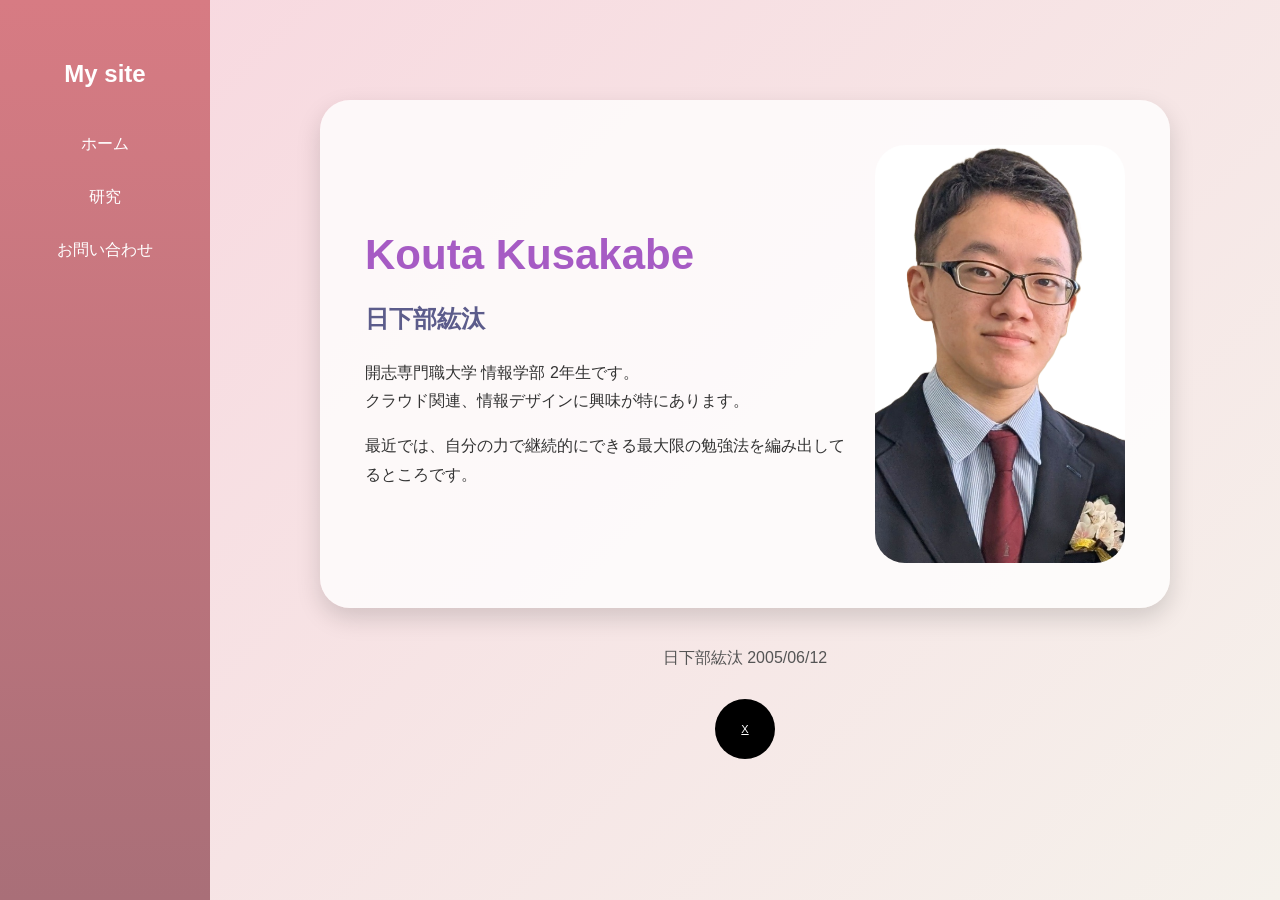
<file: index.html>
<!DOCTYPE html>
<html lang="en">
<head>
    <meta charset="UTF-8">
    <meta name="viewport" content="width=device-width, initial-scale=1.0">
    <title>自己紹介サイト</title>
    <link rel="stylesheet" href="style.css">
</head>
<body>
    <div class="loading-line">

    </div>
    <div class="sidebar">
        <h2>My site</h2>
        <a href="index.html">ホーム</a>
        <a href="work.html">研究</a>
        <a href="contact.html">お問い合わせ</a>
    </div>
    <main class="main-content">
    <div class="card profile-card">
    <div class="text">
        <h1>Kouta Kusakabe</h1>
        <h3>日下部紘汰</h3>
        <p>開志専門職大学 情報学部 2年生です。<br>クラウド関連、情報デザインに興味が特にあります。</p>
        <p></p>
        <p>最近では、自分の力で継続的にできる最大限の勉強法を編み出してるところです。</p>
    </div>
    <img src="kouta.png" class="profile-img" alt="profile-img">
    </div>
    <footer>日下部紘汰 2005/06/12</footer>
    <div class="circle-container">
        <a href="https://x.com/motuarukota" target="_blank" class="circle x">X</a>

        

    </div>
    </main>
</body>
</html>
</file>
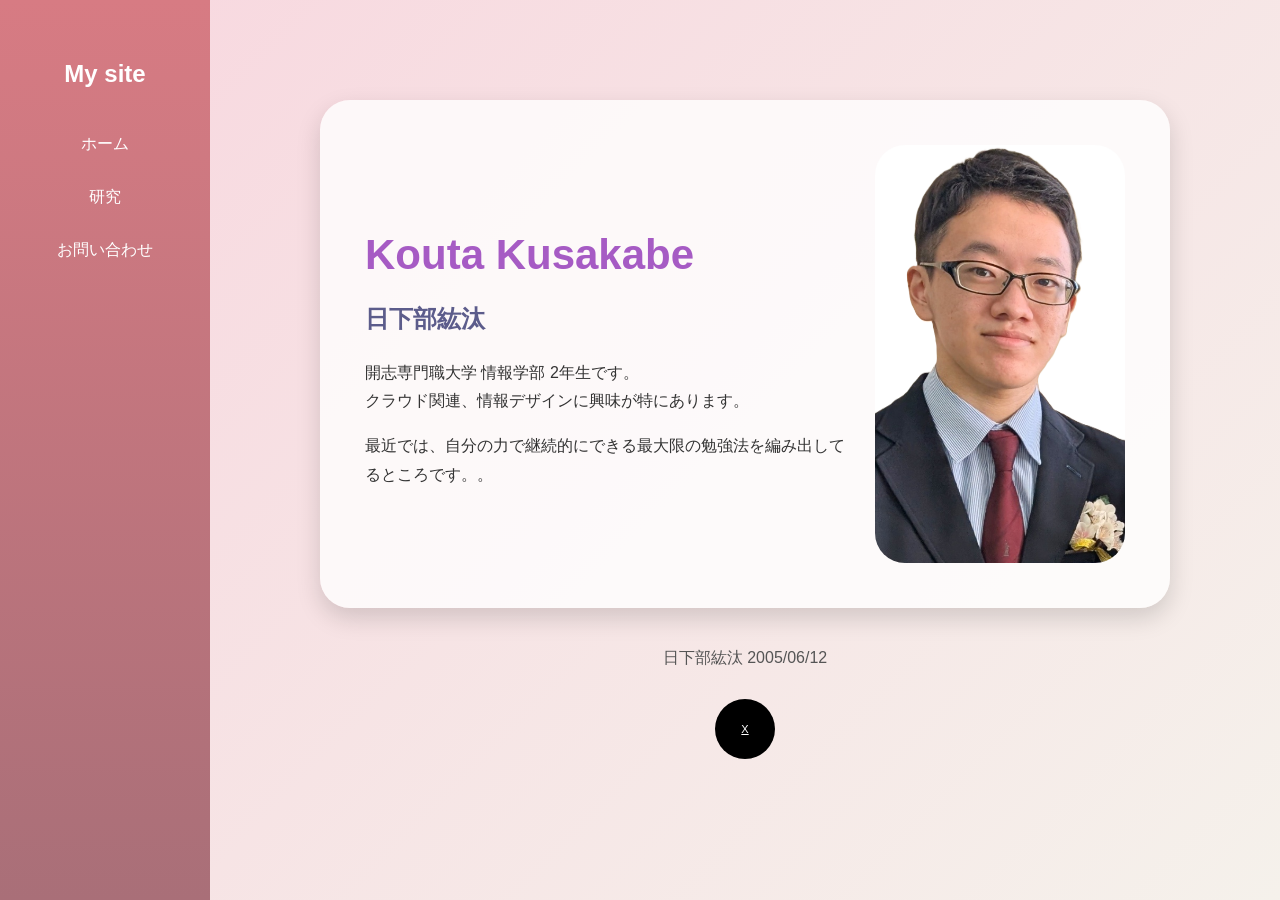
<file: 自己紹介/index.html>
<!DOCTYPE html>
<html lang="en">
<head>
    <meta charset="UTF-8">
    <meta name="viewport" content="width=device-width, initial-scale=1.0">
    <title>自己紹介サイト</title>
    <link rel="stylesheet" href="css/style.css"
</head>
<body>
    <div class="loading-line">

    </div>
    <div class="sidebar">
        <h2>My site</h2>
        <a href="index.html">ホーム</a>
        <a href="work.html">研究</a>
        <a href="contact.html">お問い合わせ</a>
    </div>
    <main class="main-content">
    <div class="card profile-card">
    <div class="text">
        <h1>Kouta Kusakabe</h1>
        <h3>日下部紘汰</h3>
        <p>開志専門職大学 情報学部 2年生です。<br>クラウド関連、情報デザインに興味が特にあります。</p>
        <p></p>
        <p>最近では、自分の力で継続的にできる最大限の勉強法を編み出してるところです。。</p>
    </div>
    <img src="img.css/日下部紘汰.png" class="profile-img" alt="profile-img">
    </div>
    <footer>日下部紘汰 2005/06/12</footer>
    <div class="circle-container">
        <a href="https://x.com/motuarukota" target="_blank" class="circle x">X</a>

        

    </div>
    </main>
</body>
</html>
</file>
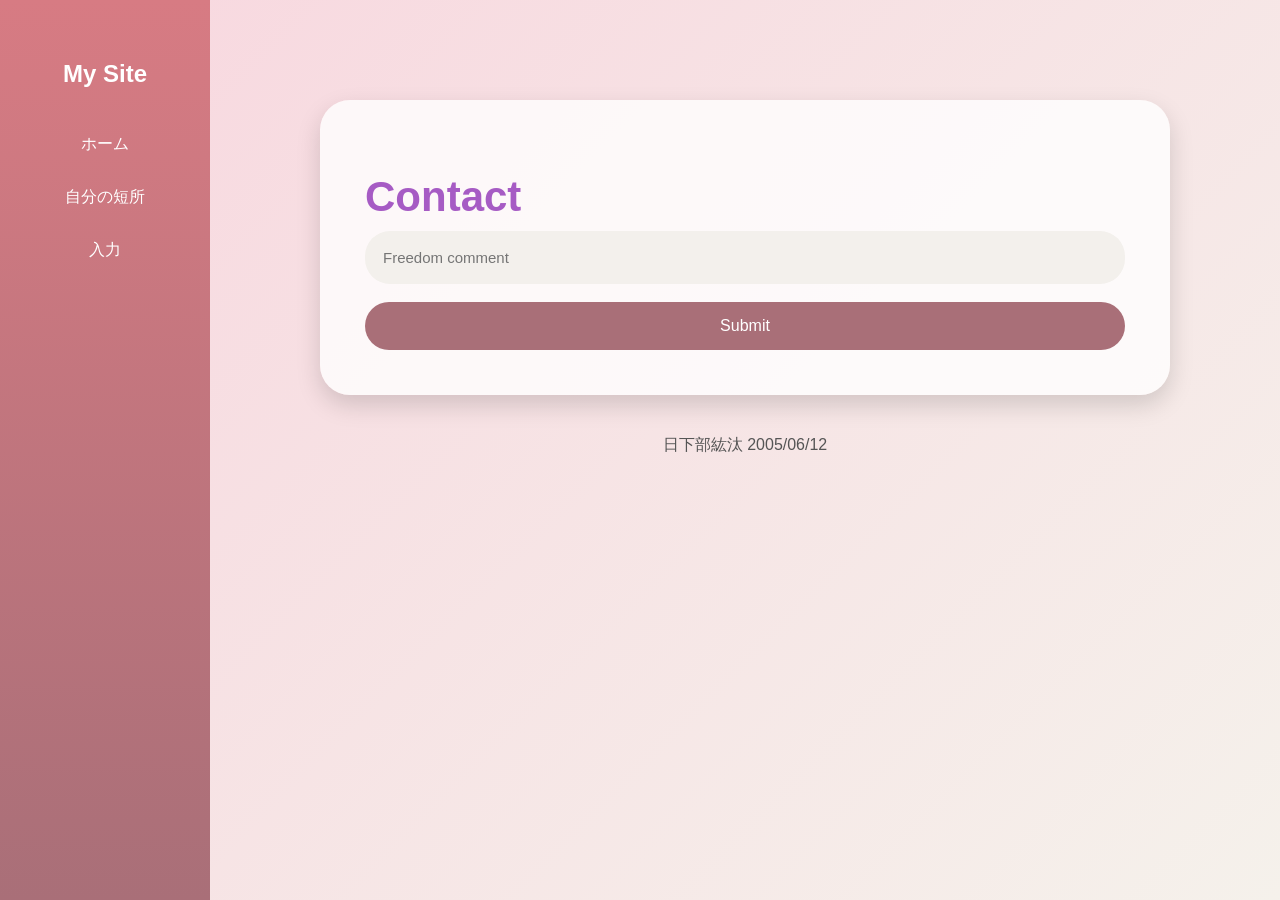
<file: contact.html>
<!DOCTYPE html>
<html lang="en">
<head>
    <meta charset="UTF-8">
    <meta name="viewport" content="width=device-width, initial-scale=1.0">
    <title>お問い合わせ</title>
    <link rel="stylesheet" href="style.css">
</head>
<body>
    <div class="sidebar">
        <h2>My Site</h2>
        <a href="index.html">ホーム</a>
        <a href="work.html">自分の短所</a>
        <a href="contact.html">入力</a>
    </div>
    <main class="main-content">
        <div class="card">
            <h1>Contact</h1>
            <form>
                <input type="text" placeholder="Freedom comment">
                
                <button type="submit">Submit</button>
            </form>
        </div>
        <footer>日下部紘汰 2005/06/12</footer>
    </main>
</body>
</html>
</file>
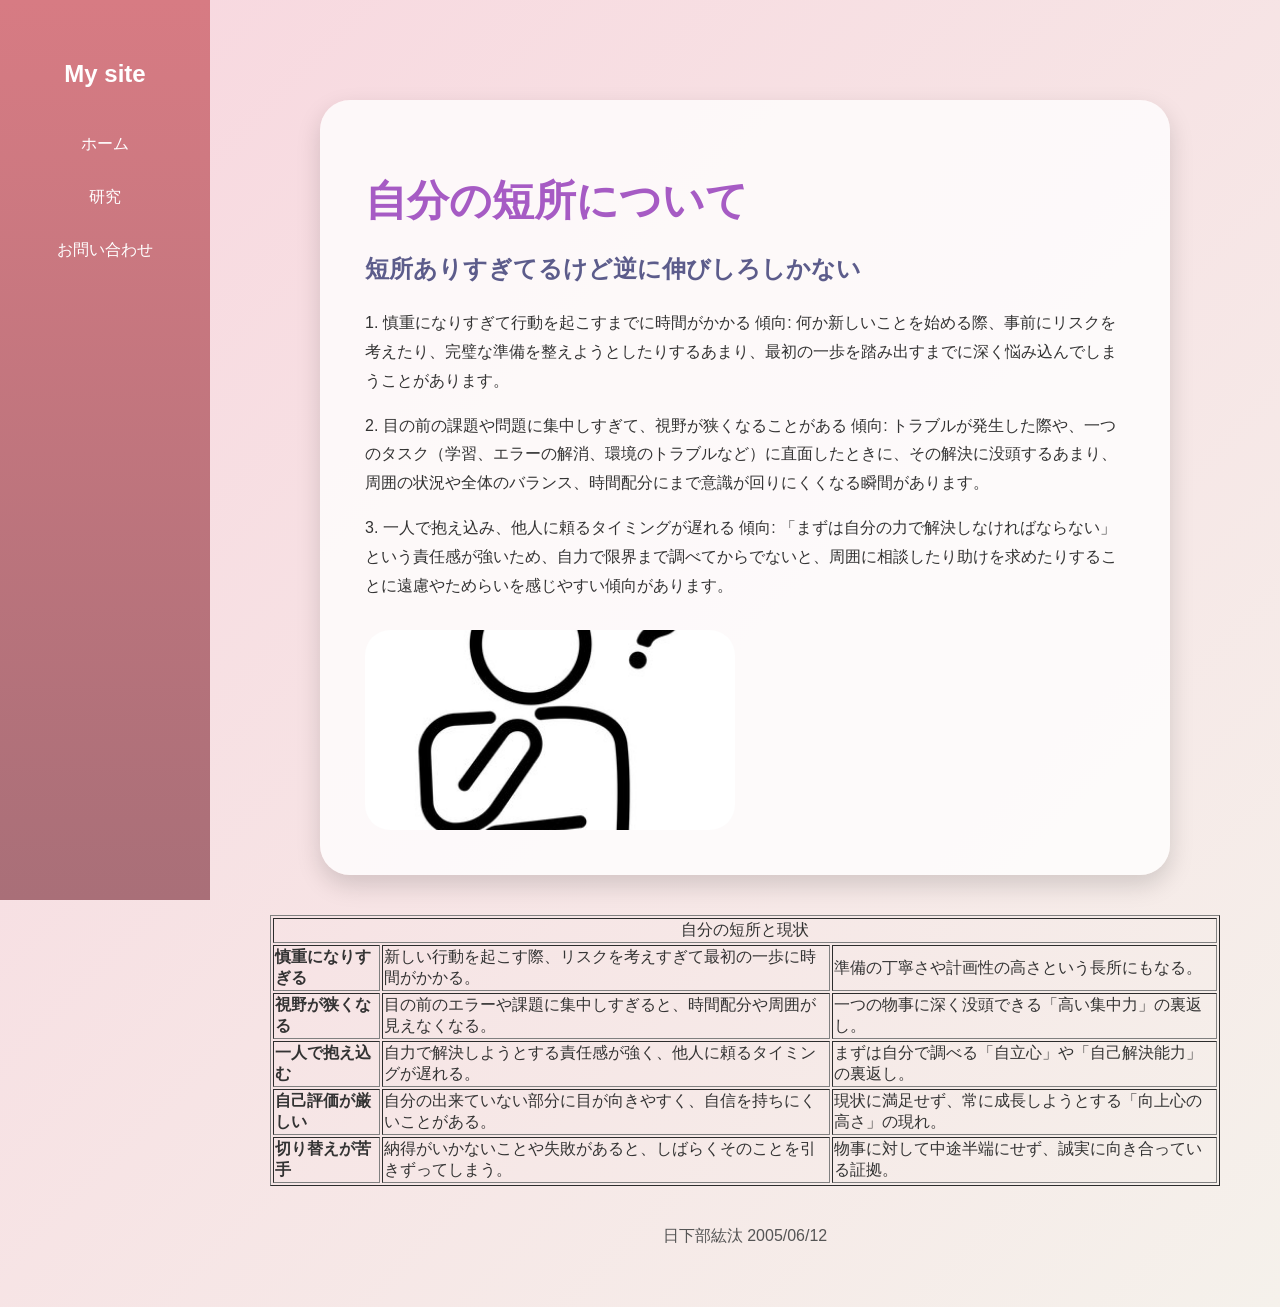
<file: work.html>
<!DOCTYPE html>
<html lang="en">
<head>
    <meta charset="UTF-8">
    <meta name="viewport" content="width=device-width, initial-scale=1.0">
    <title>自分の紹介</title>
    <link rel="stylesheet" href="style.css">
</head>
<body>
    <div class="sidebar">
        <h2>My site</h2>
        <a href="index.html">ホーム</a>
        <a href="work.html">研究</a>
        <a href="contact.html">お問い合わせ</a>
    </div>
    <main class="main-content">
        <div class="card">
            <h1>自分の短所について</h1>
            <h3>短所ありすぎてるけど逆に伸びしろしかない</h3>
            <p>
               1. 慎重になりすぎて行動を起こすまでに時間がかかる
               傾向: 何か新しいことを始める際、事前にリスクを考えたり、完璧な準備を整えようとしたりするあまり、最初の一歩を踏み出すまでに深く悩み込んでしまうことがあります。</P> 
               <P>2. 目の前の課題や問題に集中しすぎて、視野が狭くなることがある
               傾向: トラブルが発生した際や、一つのタスク（学習、エラーの解消、環境のトラブルなど）に直面したときに、その解決に没頭するあまり、周囲の状況や全体のバランス、時間配分にまで意識が回りにくくなる瞬間があります。</P>
               <P>3. 一人で抱え込み、他人に頼るタイミングが遅れる
               傾向: 「まずは自分の力で解決しなければならない」という責任感が強いため、自力で限界まで調べてからでないと、周囲に相談したり助けを求めたりすることに遠慮やためらいを感じやすい傾向があります。</P>
            </p>
            <div class="image-grid">
                <img src="think.jpg" alt="">
            </div>
        </div>
       
    <table border="1">
    <tr>
        <td colspan="3" align="center">自分の短所と現状</td>
    </tr>

    <tr>
        <td><b>慎重になりすぎる</b></td>
        <td>新しい行動を起こす際、リスクを考えすぎて最初の一歩に時間がかかる。</td>
        <td>準備の丁寧さや計画性の高さという長所にもなる。</td>
    </tr>

    <tr>
        <td><b>視野が狭くなる</b></td>
        <td>目の前のエラーや課題に集中しすぎると、時間配分や周囲が見えなくなる。</td>
        <td>一つの物事に深く没頭できる「高い集中力」の裏返し。</td>
    </tr>

    <tr>
        <td><b>一人で抱え込む</b></td>
        <td>自力で解決しようとする責任感が強く、他人に頼るタイミングが遅れる。</td>
        <td>まずは自分で調べる「自立心」や「自己解決能力」の裏返し。</td>
    </tr>

    <tr>
        <td><b>自己評価が厳しい</b></td>
        <td>自分の出来ていない部分に目が向きやすく、自信を持ちにくいことがある。</td>
        <td>現状に満足せず、常に成長しようとする「向上心の高さ」の現れ。</td>
    </tr>

    <tr>
        <td><b>切り替えが苦手</b></td>
        <td>納得がいかないことや失敗があると、しばらくそのことを引きずってしまう。</td>
        <td>物事に対して中途半端にせず、誠実に向き合っている証拠。</td>
    </tr>
</table>
        <footer>日下部紘汰 2005/06/12</footer>
    </main>
</body>
</html>
</file>
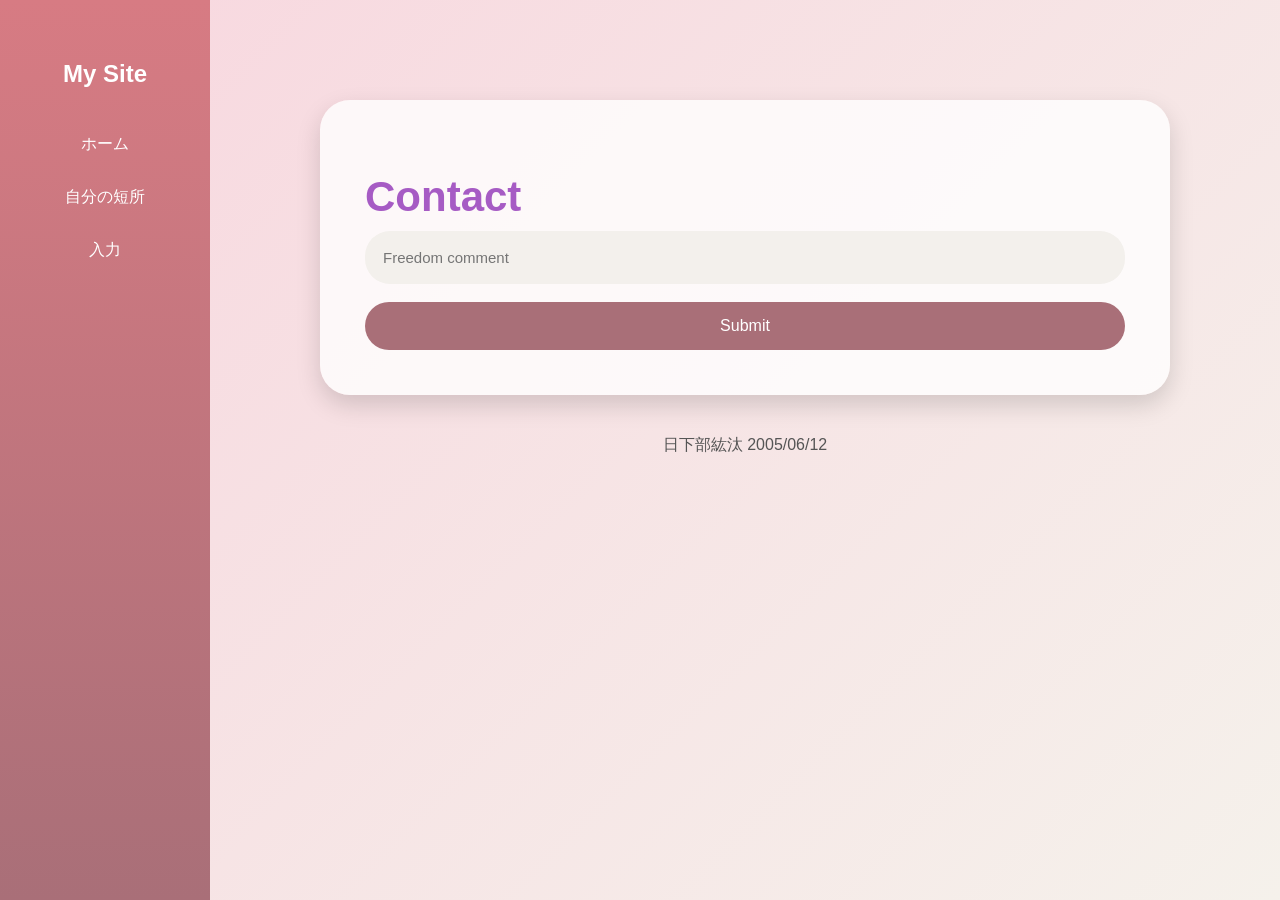
<file: 自己紹介/contact.html>
<!DOCTYPE html>
<html lang="en">
<head>
    <meta charset="UTF-8">
    <meta name="viewport" content="width=device-width, initial-scale=1.0">
    <title>お問い合わせ</title>
    <link rel="stylesheet" href="css/style.css">
</head>
<body>
    <div class="sidebar">
        <h2>My Site</h2>
        <a href="index.html">ホーム</a>
        <a href="work.html">自分の短所</a>
        <a href="contact.html">入力</a>
    </div>
    <main class="main-content">
        <div class="card">
            <h1>Contact</h1>
            <form>
                <input type="text" placeholder="Freedom comment">
                
                <button type="submit">Submit</button>
            </form>
        </div>
        <footer>日下部紘汰 2005/06/12</footer>
    </main>
</body>
</html>
</file>
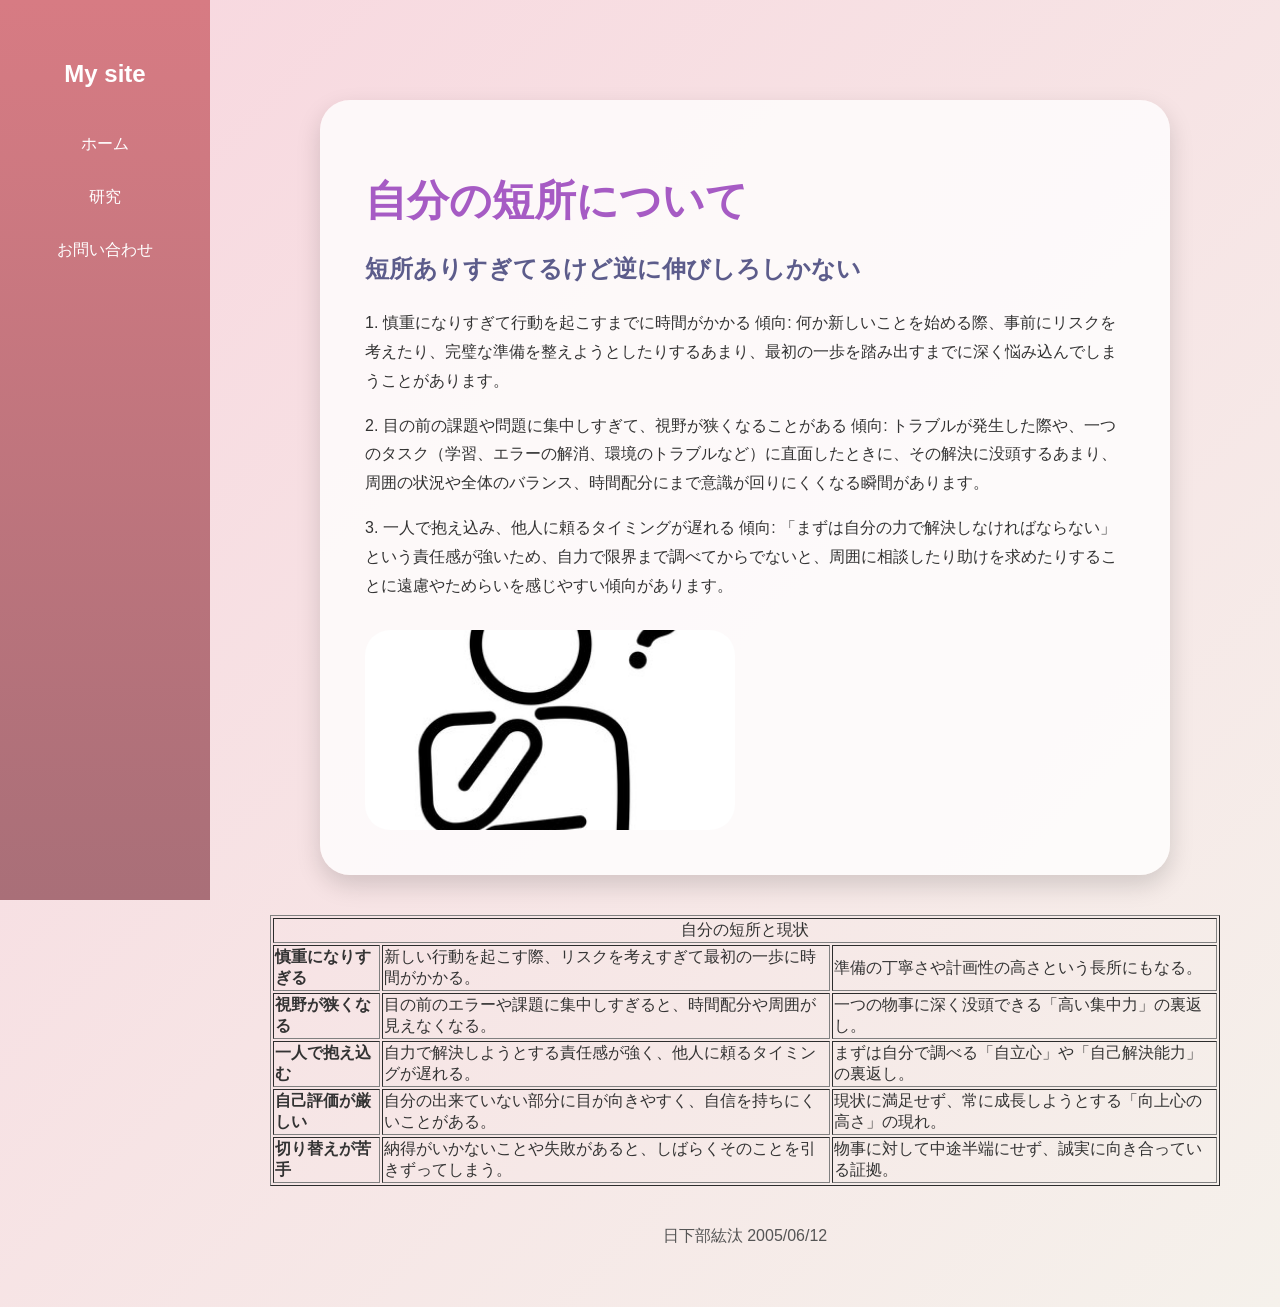
<file: 自己紹介/work.html>
<!DOCTYPE html>
<html lang="en">
<head>
    <meta charset="UTF-8">
    <meta name="viewport" content="width=device-width, initial-scale=1.0">
    <title>自分の紹介</title>
    <link rel="stylesheet" href="css/style.css">
</head>
<body>
    <div class="sidebar">
        <h2>My site</h2>
        <a href="index.html">ホーム</a>
        <a href="work.html">研究</a>
        <a href="contact.html">お問い合わせ</a>
    </div>
    <main class="main-content">
        <div class="card">
            <h1>自分の短所について</h1>
            <h3>短所ありすぎてるけど逆に伸びしろしかない</h3>
            <p>
               1. 慎重になりすぎて行動を起こすまでに時間がかかる
               傾向: 何か新しいことを始める際、事前にリスクを考えたり、完璧な準備を整えようとしたりするあまり、最初の一歩を踏み出すまでに深く悩み込んでしまうことがあります。</P> 
               <P>2. 目の前の課題や問題に集中しすぎて、視野が狭くなることがある
               傾向: トラブルが発生した際や、一つのタスク（学習、エラーの解消、環境のトラブルなど）に直面したときに、その解決に没頭するあまり、周囲の状況や全体のバランス、時間配分にまで意識が回りにくくなる瞬間があります。</P>
               <P>3. 一人で抱え込み、他人に頼るタイミングが遅れる
               傾向: 「まずは自分の力で解決しなければならない」という責任感が強いため、自力で限界まで調べてからでないと、周囲に相談したり助けを求めたりすることに遠慮やためらいを感じやすい傾向があります。</P>
            </p>
            <div class="image-grid">
                <img src="img.css/考えるjpg.jpg" alt="">
            </div>
        </div>
       
    <table border="1">
    <tr>
        <td colspan="3" align="center">自分の短所と現状</td>
    </tr>

    <tr>
        <td><b>慎重になりすぎる</b></td>
        <td>新しい行動を起こす際、リスクを考えすぎて最初の一歩に時間がかかる。</td>
        <td>準備の丁寧さや計画性の高さという長所にもなる。</td>
    </tr>

    <tr>
        <td><b>視野が狭くなる</b></td>
        <td>目の前のエラーや課題に集中しすぎると、時間配分や周囲が見えなくなる。</td>
        <td>一つの物事に深く没頭できる「高い集中力」の裏返し。</td>
    </tr>

    <tr>
        <td><b>一人で抱え込む</b></td>
        <td>自力で解決しようとする責任感が強く、他人に頼るタイミングが遅れる。</td>
        <td>まずは自分で調べる「自立心」や「自己解決能力」の裏返し。</td>
    </tr>

    <tr>
        <td><b>自己評価が厳しい</b></td>
        <td>自分の出来ていない部分に目が向きやすく、自信を持ちにくいことがある。</td>
        <td>現状に満足せず、常に成長しようとする「向上心の高さ」の現れ。</td>
    </tr>

    <tr>
        <td><b>切り替えが苦手</b></td>
        <td>納得がいかないことや失敗があると、しばらくそのことを引きずってしまう。</td>
        <td>物事に対して中途半端にせず、誠実に向き合っている証拠。</td>
    </tr>
</table>
        <footer>日下部紘汰 2005/06/12</footer>
    </main>
</body>
</html>
</file>
<file: style.css>
*{
    box-sizing: border-box;
}
body{
    margin: 0;
    font-family: "Arial" ,  sans-serif;
    background: linear-Gradient(135deg, #f8d7df, #f5f1eb);
    color: #333;
}
/* left menu */
.sidebar{
    width: 210px;
    height: 100vh;
    background: linear-gradient(180deg,#d77b83, #a96f78);
    position: fixed;
    top: 0;
    left: 0;
    padding-top: 40px;
    text-align: center;
}
.sidebar h2 {
    color: white;
    margin-bottom: 30px;
}
.sidebar a {
    display: block;
    color: white;
    text-decoration: none;
    padding: 16px;
    font-size: 16px;
}
.sidebar a:hover {
    background: rgba(255, 255, 255, 0.25);
}
/* main area */
.main-content {
    margin-left: 210px;
    padding: 60px;
    min-height: 100vh;
}
/* card design */
.card{
    max-width: 850px;
    margin:40px auto;
    background: rgba(255, 255, 255, 0.8);
    padding: 45px;
    border-radius: 30px;
    box-shadow: 0 10px 25px rgba(0, 0, 0, 0.15);
}
.profile-card {
    display: flex;
    align-items: center;
    justify-content: space-between;
    gap: 30px;
}
h1 {
    color: #a65bc4;
    font-size: 42px;
    margin-bottom: 10px;
}
h3 {
    color: #5c5c8b;
    font-size: 24px;
}
p {
    line-height: 1.8;
    font-size: 16px;
}
.profile-img {
    width: 250px;
    border-radius: 30px;
    animation: a 4.2s ease-out;
}
/* keyframes */
@keyframes a {
    0%{
        transform: translateY(-300px) rotate(0deg);
        opacity: 0;
    }
    40%{
        transform: translateY(-100px) rotate(170deg);
        opacity: 0.6;
    }
    70%{
        transform: translateY(20px) rotate(300deg);
        opacity: 1;
    }
    100%{
        transform: translateY(0) rotate(360deg);
    }
    }
/* research imges */
.image-grid {
    display: grid;
    grid-template-columns: repeat(2, 1fr);
    gap: 20px;
    margin-top: 30px;
}
.image-grid img {
    width: 100%;
    height: 200px;
    object-fit: cover;
    border-radius: 25px;
    transition: 0.3s;
}
.image-grid img:hover {
    opacity: 0.7;
    transform: scale(1.03);
    cursor: pointer;
}
/* contact form */
form {
    display: flex;
    flex-direction: column;
    gap: 18px;
}
input, textarea {
    width: 100%;
    padding: 18px;
    border: none;
    border-radius: 25px;
    background: #f3f0ec;
    font-size: 15px;
}
button {
    padding: 15px;
    border: none;
    border-radius: 25px;
    background: #a96f78;
    color: white;
    font-size: 16px;
    cursor: pointer;
}
button:hover {
    background: #d77b83;
}
footer {
    text-align: center;
    margin-top: 40px;
    color: #555;
}
.loading-line{
    position: fixed;
    top: 60%;
    left: 50%;
    transform: translate(-50%,-50%);
    width: 1000px;
    height: 15px;
    background-color: chartreuse;
    animation: f 2.5s forwards;
}
@keyframes f{
    0%, 80%{opacity: 1;}
    100%{opacity: 0; visibility: hidden;}
}
.loading-line::after{
    content: '';
    position: absolute;
    top: 0;
    left: 0;
    width: 0;
    height: 100%;
    background:  linear-gradient(135deg, rgb(6, 216, 198), rgb(235, 9, 23));
    animation: fill 2s forwards;
}
@keyframes fill {
    to {width: 100%;}
}
.sidebar, .main-content{
    animation: s 2.5s;
}
@keyframes s{
    0%, 50%{opacity: 0;}
    100%{opacity: 1;}
}
.circle-container{
    display: flex;
    justify-content: center;
    gap: 20px;
    margin-top: 30px;
    padding-bottom: 30px;
}
.circle{
    width: 60px;
    height: 60px;
    border-radius: 50%;
    display: flex;
    justify-content: center;
    align-items: center;
    color: white;
    font-size: 11px;
    cursor: pointer;
}
.circle:hover{
    transform: scale(1.1);
}
.x{background-color: black;}
</file>
<file: 自己紹介/css/style.css>
*{
    box-sizing: border-box;
}
body{
    margin: 0;
    font-family: "Arial" ,  sans-serif;
    background: linear-Gradient(135deg, #f8d7df, #f5f1eb);
    color: #333;
}
/* left menu */
.sidebar{
    width: 210px;
    height: 100vh;
    background: linear-gradient(180deg,#d77b83, #a96f78);
    position: fixed;
    top: 0;
    left: 0;
    padding-top: 40px;
    text-align: center;
}
.sidebar h2 {
    color: white;
    margin-bottom: 30px;
}
.sidebar a {
    display: block;
    color: white;
    text-decoration: none;
    padding: 16px;
    font-size: 16px;
}
.sidebar a:hover {
    background: rgba(255, 255, 255, 0.25);
}
/* main area */
.main-content {
    margin-left: 210px;
    padding: 60px;
    min-height: 100vh;
}
/* card design */
.card{
    max-width: 850px;
    margin:40px auto;
    background: rgba(255, 255, 255, 0.8);
    padding: 45px;
    border-radius: 30px;
    box-shadow: 0 10px 25px rgba(0, 0, 0, 0.15);
}
.profile-card {
    display: flex;
    align-items: center;
    justify-content: space-between;
    gap: 30px;
}
h1 {
    color: #a65bc4;
    font-size: 42px;
    margin-bottom: 10px;
}
h3 {
    color: #5c5c8b;
    font-size: 24px;
}
p {
    line-height: 1.8;
    font-size: 16px;
}
.profile-img {
    width: 250px;
    border-radius: 30px;
    animation: a 4.2s ease-out;
}
/* keyframes */
@keyframes a {
    0%{
        transform: translateY(-300px) rotate(0deg);
        opacity: 0;
    }
    40%{
        transform: translateY(-100px) rotate(170deg);
        opacity: 0.6;
    }
    70%{
        transform: translateY(20px) rotate(300deg);
        opacity: 1;
    }
    100%{
        transform: translateY(0) rotate(360deg);
    }
    }
/* research imges */
.image-grid {
    display: grid;
    grid-template-columns: repeat(2, 1fr);
    gap: 20px;
    margin-top: 30px;
}
.image-grid img {
    width: 100%;
    height: 200px;
    object-fit: cover;
    border-radius: 25px;
    transition: 0.3s;
}
.image-grid img:hover {
    opacity: 0.7;
    transform: scale(1.03);
    cursor: pointer;
}
/* contact form */
form {
    display: flex;
    flex-direction: column;
    gap: 18px;
}
input, textarea {
    width: 100%;
    padding: 18px;
    border: none;
    border-radius: 25px;
    background: #f3f0ec;
    font-size: 15px;
}
button {
    padding: 15px;
    border: none;
    border-radius: 25px;
    background: #a96f78;
    color: white;
    font-size: 16px;
    cursor: pointer;
}
button:hover {
    background: #d77b83;
}
footer {
    text-align: center;
    margin-top: 40px;
    color: #555;
}
.loading-line{
    position: fixed;
    top: 60%;
    left: 50%;
    transform: translate(-50%,-50%);
    width: 1000px;
    height: 15px;
    background-color: chartreuse;
    animation: f 2.5s forwards;
}
@keyframes f{
    0%, 80%{opacity: 1;}
    100%{opacity: 0; visibility: hidden;}
}
.loading-line::after{
    content: '';
    position: absolute;
    top: 0;
    left: 0;
    width: 0;
    height: 100%;
    background:  linear-gradient(135deg, rgb(6, 216, 198), rgb(235, 9, 23));
    animation: fill 2s forwards;
}
@keyframes fill {
    to {width: 100%;}
}
.sidebar, .main-content{
    animation: s 2.5s;
}
@keyframes s{
    0%, 50%{opacity: 0;}
    100%{opacity: 1;}
}
.circle-container{
    display: flex;
    justify-content: center;
    gap: 20px;
    margin-top: 30px;
    padding-bottom: 30px;
}
.circle{
    width: 60px;
    height: 60px;
    border-radius: 50%;
    display: flex;
    justify-content: center;
    align-items: center;
    color: white;
    font-size: 11px;
    cursor: pointer;
}
.circle:hover{
    transform: scale(1.1);
}
.x{background-color: black;}
</file>
